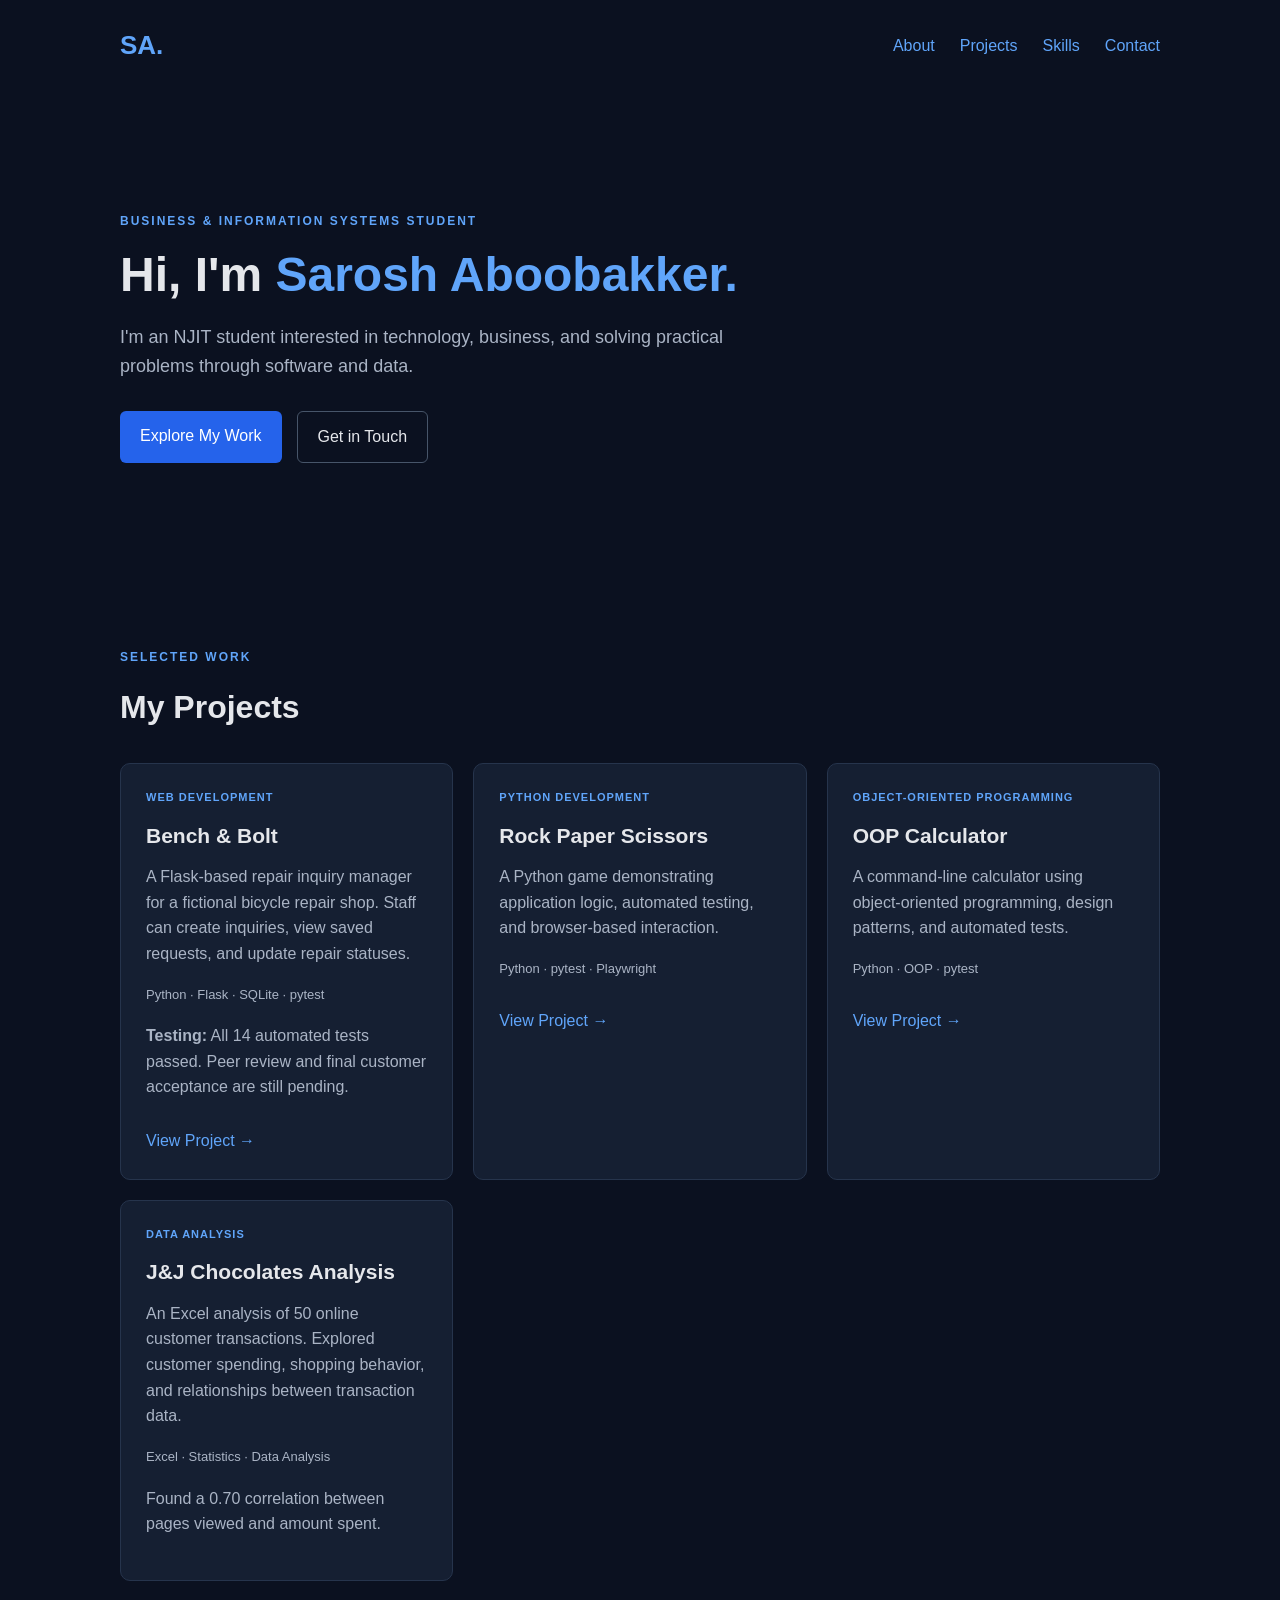
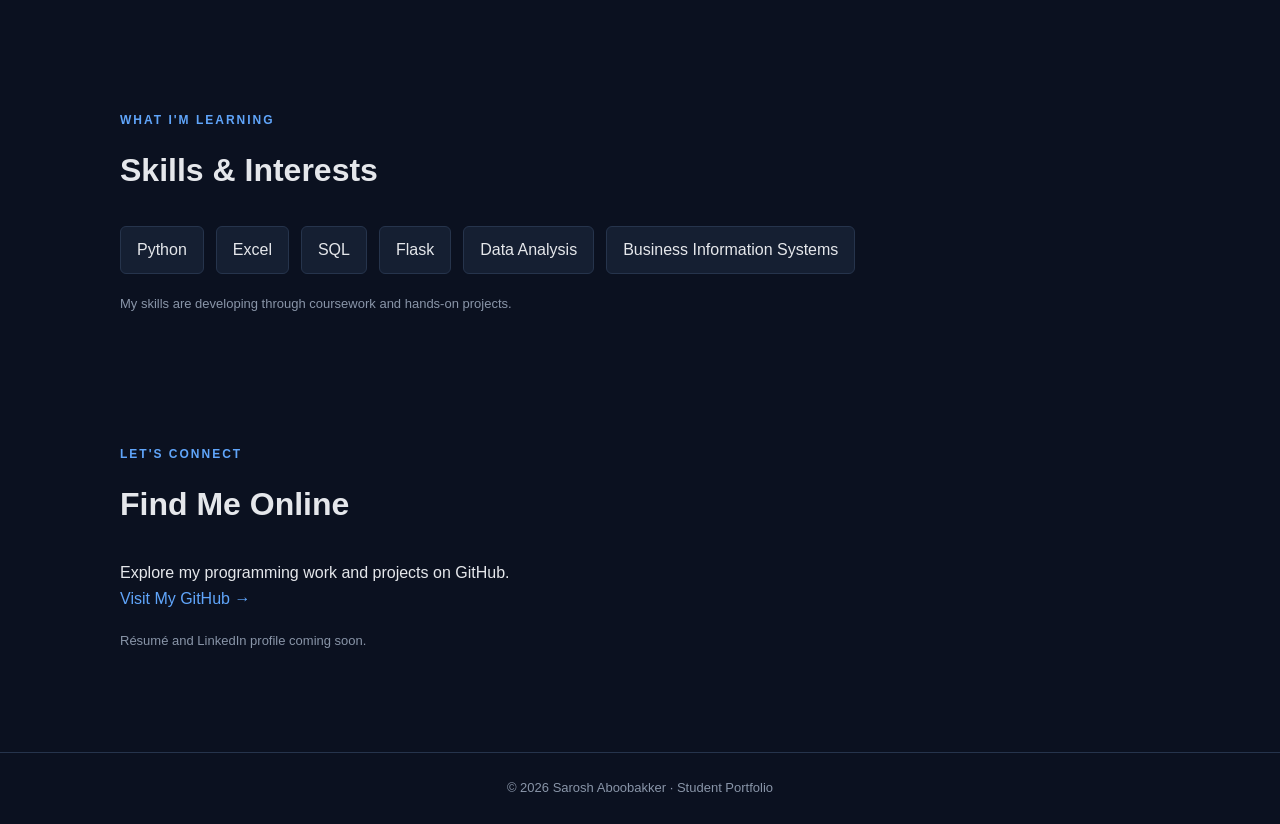
<file: index.html>
<!DOCTYPE html>
<html lang="en">
<head>
    <meta charset="UTF-8">
    <meta name="viewport" content="width=device-width, initial-scale=1.0">
    <title>Sarosh Aboobakker | Portfolio</title>
    <link rel="stylesheet" href="styles.css">
</head>
<body>

    <header>
        <nav class="navbar">
            <a href="#" class="logo">SA.</a>

            <div class="nav-links">
                <a href="#about">About</a>
                <a href="#projects">Projects</a>
                <a href="#skills">Skills</a>
                <a href="#contact">Contact</a>
            </div>
        </nav>
    </header>

    <main>
        <section class="hero" id="about">
            <p class="eyebrow">BUSINESS & INFORMATION SYSTEMS STUDENT</p>

            <h1>Hi, I'm <span>Sarosh Aboobakker.</span></h1>

            <p class="intro">
                I'm an NJIT student interested in technology, business,
                and solving practical problems through software and data.
            </p>

            <div class="hero-buttons">
                <a href="#projects" class="button primary">Explore My Work</a>
                <a href="#contact" class="button secondary">Get in Touch</a>
            </div>
        </section>

        <section class="section" id="projects">
            <p class="eyebrow">SELECTED WORK</p>
            <h2>My Projects</h2>

            <div class="project-grid">
                <article class="project-card">
                    <p class="project-type">WEB DEVELOPMENT</p>
                    <h3>Bench & Bolt</h3>
                    <p>
                        A Flask-based repair inquiry manager for a fictional
                        bicycle repair shop. Staff can create inquiries,
                        view saved requests, and update repair statuses.
                    </p>
                    <p class="technology">Python · Flask · SQLite · pytest</p>
                    <p>
                        <strong>Testing:</strong> All 14 automated tests passed.
                        Peer review and final customer acceptance are still pending.
                    </p>
                    <a href="https://github.com/SaroshAboobakker/repair-shop-studio"
                       target="_blank" rel="noopener noreferrer">
                        View Project →
                    </a>
                </article>

                <article class="project-card">
                    <p class="project-type">PYTHON DEVELOPMENT</p>
                    <h3>Rock Paper Scissors</h3>
                    <p>
                        A Python game demonstrating application logic,
                        automated testing, and browser-based interaction.
                    </p>
                    <p class="technology">Python · pytest · Playwright</p>
                    <a href="https://github.com/SaroshAboobakker/is218-rock-paper-scissors"
                       target="_blank" rel="noopener noreferrer">
                        View Project →
                    </a>
                </article>

                <article class="project-card">
                    <p class="project-type">OBJECT-ORIENTED PROGRAMMING</p>
                    <h3>OOP Calculator</h3>
                    <p>
                        A command-line calculator using object-oriented
                        programming, design patterns, and automated tests.
                    </p>
                    <p class="technology">Python · OOP · pytest</p>
                    <a href="https://github.com/SaroshAboobakker/is218-oop-calculator"
                       target="_blank" rel="noopener noreferrer">
                        View Project →
                    </a>
                </article>
                <article class="project-card">
                    <p class="project-type">DATA ANALYSIS</p>
                    <h3>J&J Chocolates Analysis</h3>
                    <p>
                        An Excel analysis of 50 online customer transactions.
                        Explored customer spending, shopping behavior,
                        and relationships between transaction data.
                    </p>
                    <p class="technology">Excel · Statistics · Data Analysis</p>
                    <p>
                        Found a 0.70 correlation between pages viewed
                        and amount spent.
                    </p>
                </article>
            </div>
        </section>

        <section class="section" id="skills">
            <p class="eyebrow">WHAT I'M LEARNING</p>
            <h2>Skills & Interests</h2>

            <div class="skills-list">
                <span>Python</span>
                <span>Excel</span>
                <span>SQL</span>
                <span>Flask</span>
                <span>Data Analysis</span>
                <span>Business Information Systems</span>
            </div>

            <p class="note">
                My skills are developing through coursework and hands-on projects.
            </p>
        </section>

        <section class="section contact" id="contact">
            <p class="eyebrow">LET'S CONNECT</p>
            <h2>Find Me Online</h2>
            <p>
                Explore my programming work and projects on GitHub.
            </p>
            <a href="https://github.com/SaroshAboobakker"
               target="_blank" rel="noopener noreferrer">
                Visit My GitHub →
            </a>
            <p class="note">Résumé and LinkedIn profile coming soon.</p>
        </section>
    </main>

    <footer>
        <p>© 2026 Sarosh Aboobakker · Student Portfolio</p>
    </footer>

</body>
</html>
</file>
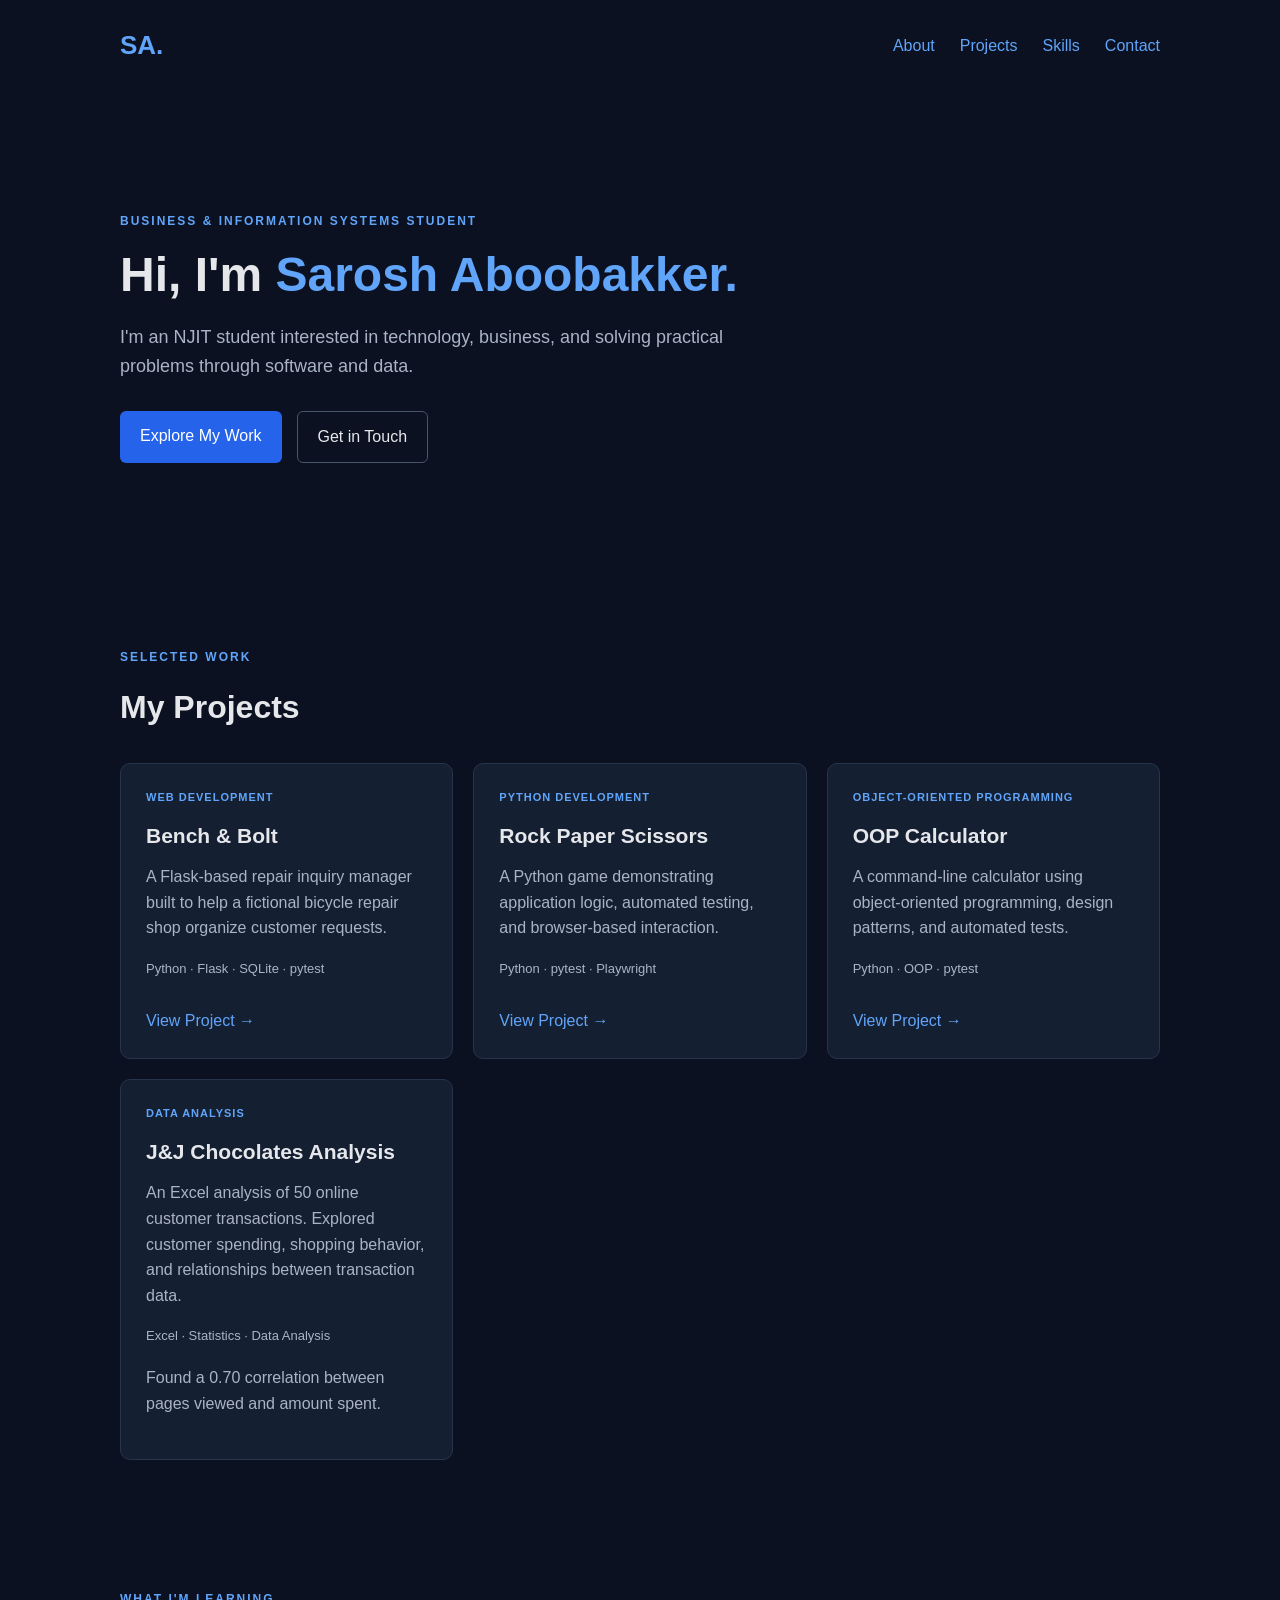
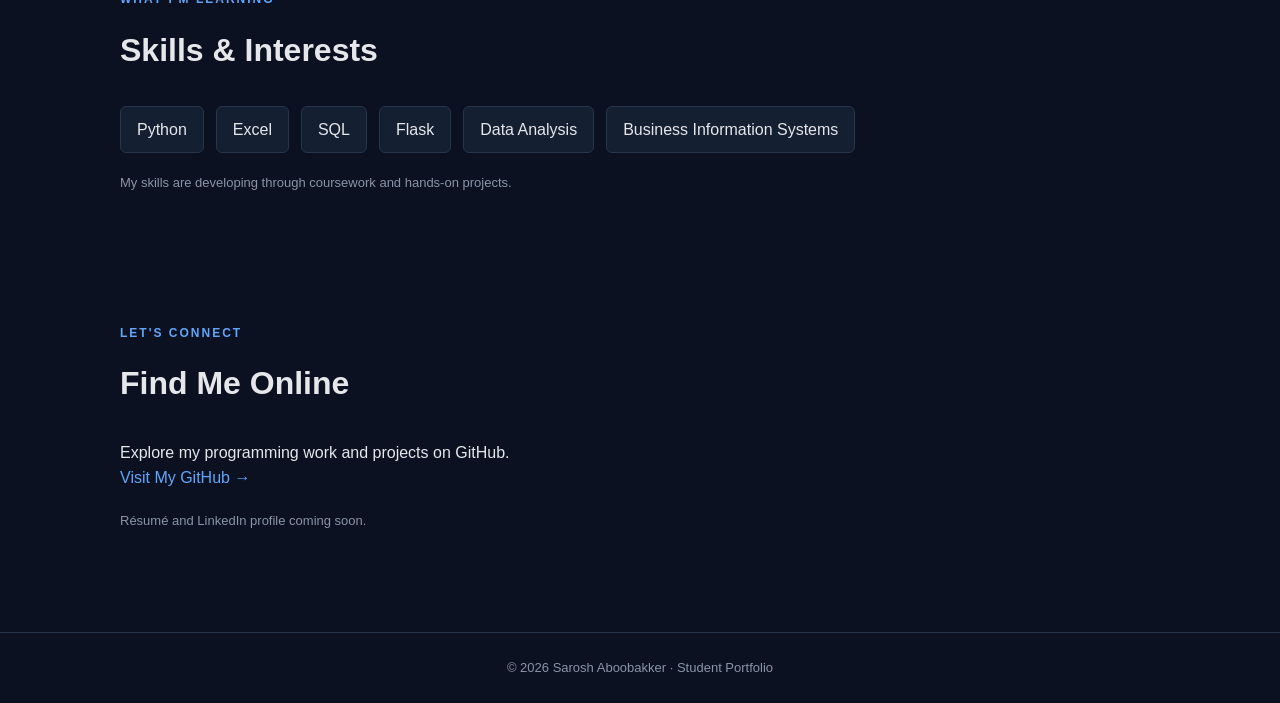
<file: option-a.html>
<!DOCTYPE html>
<html lang="en">
<head>
    <meta charset="UTF-8">
    <meta name="viewport" content="width=device-width, initial-scale=1.0">
    <title>Sarosh Aboobakker | Portfolio</title>
    <link rel="stylesheet" href="styles.css">
</head>
<body>

    <header>
        <nav class="navbar">
            <a href="#" class="logo">SA.</a>

            <div class="nav-links">
                <a href="#about">About</a>
                <a href="#projects">Projects</a>
                <a href="#skills">Skills</a>
                <a href="#contact">Contact</a>
            </div>
        </nav>
    </header>

    <main>
        <section class="hero" id="about">
            <p class="eyebrow">BUSINESS & INFORMATION SYSTEMS STUDENT</p>

            <h1>Hi, I'm <span>Sarosh Aboobakker.</span></h1>

            <p class="intro">
                I'm an NJIT student interested in technology, business,
                and solving practical problems through software and data.
            </p>

            <div class="hero-buttons">
                <a href="#projects" class="button primary">Explore My Work</a>
                <a href="#contact" class="button secondary">Get in Touch</a>
            </div>
        </section>

        <section class="section" id="projects">
            <p class="eyebrow">SELECTED WORK</p>
            <h2>My Projects</h2>

            <div class="project-grid">
                <article class="project-card">
                    <p class="project-type">WEB DEVELOPMENT</p>
                    <h3>Bench & Bolt</h3>
                    <p>
                        A Flask-based repair inquiry manager built to help
                        a fictional bicycle repair shop organize customer requests.
                    </p>
                    <p class="technology">Python · Flask · SQLite · pytest</p>
                    <a href="https://github.com/SaroshAboobakker/repair-shop-studio"
                       target="_blank" rel="noopener noreferrer">
                        View Project →
                    </a>
                </article>

                <article class="project-card">
                    <p class="project-type">PYTHON DEVELOPMENT</p>
                    <h3>Rock Paper Scissors</h3>
                    <p>
                        A Python game demonstrating application logic,
                        automated testing, and browser-based interaction.
                    </p>
                    <p class="technology">Python · pytest · Playwright</p>
                    <a href="https://github.com/SaroshAboobakker/is218-rock-paper-scissors"
                       target="_blank" rel="noopener noreferrer">
                        View Project →
                    </a>
                </article>

                <article class="project-card">
                    <p class="project-type">OBJECT-ORIENTED PROGRAMMING</p>
                    <h3>OOP Calculator</h3>
                    <p>
                        A command-line calculator using object-oriented
                        programming, design patterns, and automated tests.
                    </p>
                    <p class="technology">Python · OOP · pytest</p>
                    <a href="https://github.com/SaroshAboobakker/is218-oop-calculator"
                       target="_blank" rel="noopener noreferrer">
                        View Project →
                    </a>
                </article>
                <article class="project-card">
                    <p class="project-type">DATA ANALYSIS</p>
                    <h3>J&J Chocolates Analysis</h3>
                    <p>
                        An Excel analysis of 50 online customer transactions.
                        Explored customer spending, shopping behavior,
                        and relationships between transaction data.
                    </p>
                    <p class="technology">Excel · Statistics · Data Analysis</p>
                    <p>
                        Found a 0.70 correlation between pages viewed
                        and amount spent.
                    </p>
                </article>
            </div>
        </section>

        <section class="section" id="skills">
            <p class="eyebrow">WHAT I'M LEARNING</p>
            <h2>Skills & Interests</h2>

            <div class="skills-list">
                <span>Python</span>
                <span>Excel</span>
                <span>SQL</span>
                <span>Flask</span>
                <span>Data Analysis</span>
                <span>Business Information Systems</span>
            </div>

            <p class="note">
                My skills are developing through coursework and hands-on projects.
            </p>
        </section>

        <section class="section contact" id="contact">
            <p class="eyebrow">LET'S CONNECT</p>
            <h2>Find Me Online</h2>
            <p>
                Explore my programming work and projects on GitHub.
            </p>
            <a href="https://github.com/SaroshAboobakker"
               target="_blank" rel="noopener noreferrer">
                Visit My GitHub →
            </a>
            <p class="note">Résumé and LinkedIn profile coming soon.</p>
        </section>
    </main>

    <footer>
        <p>© 2026 Sarosh Aboobakker · Student Portfolio</p>
    </footer>

</body>
</html>
</file>
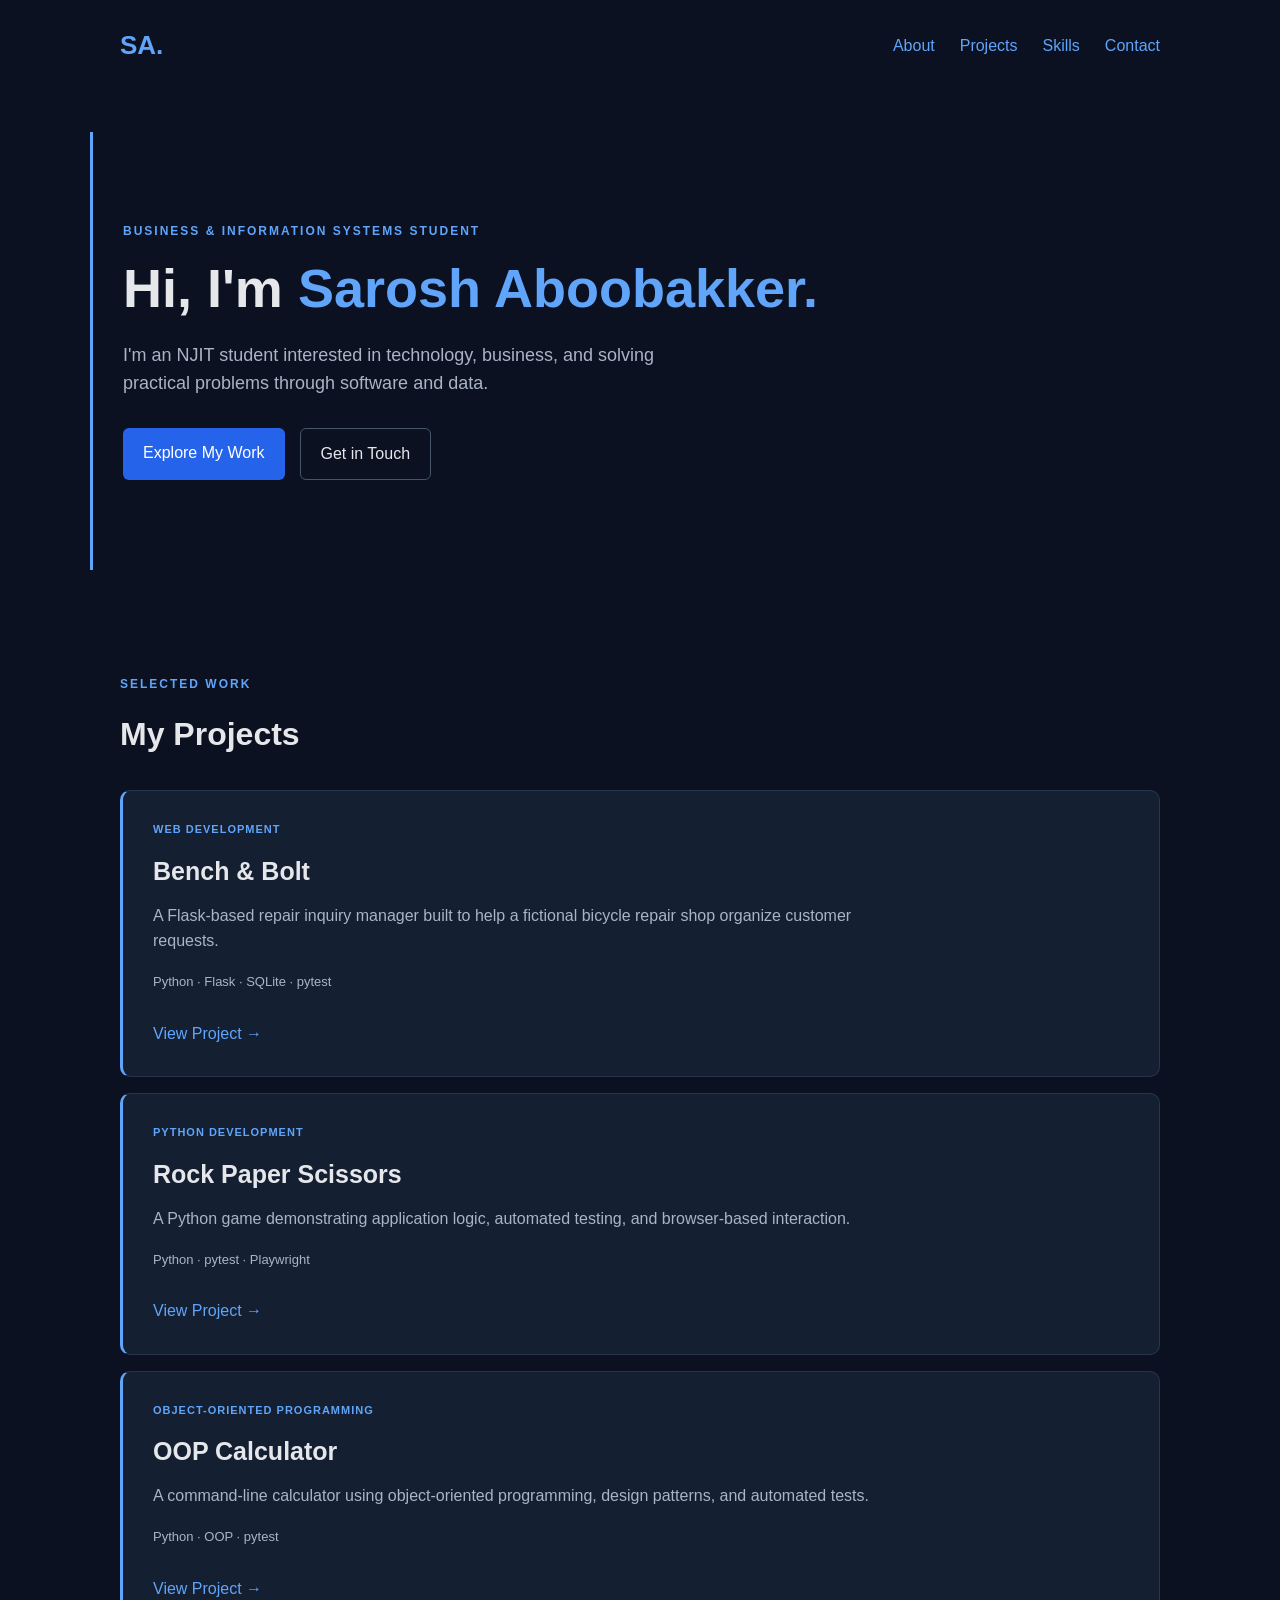
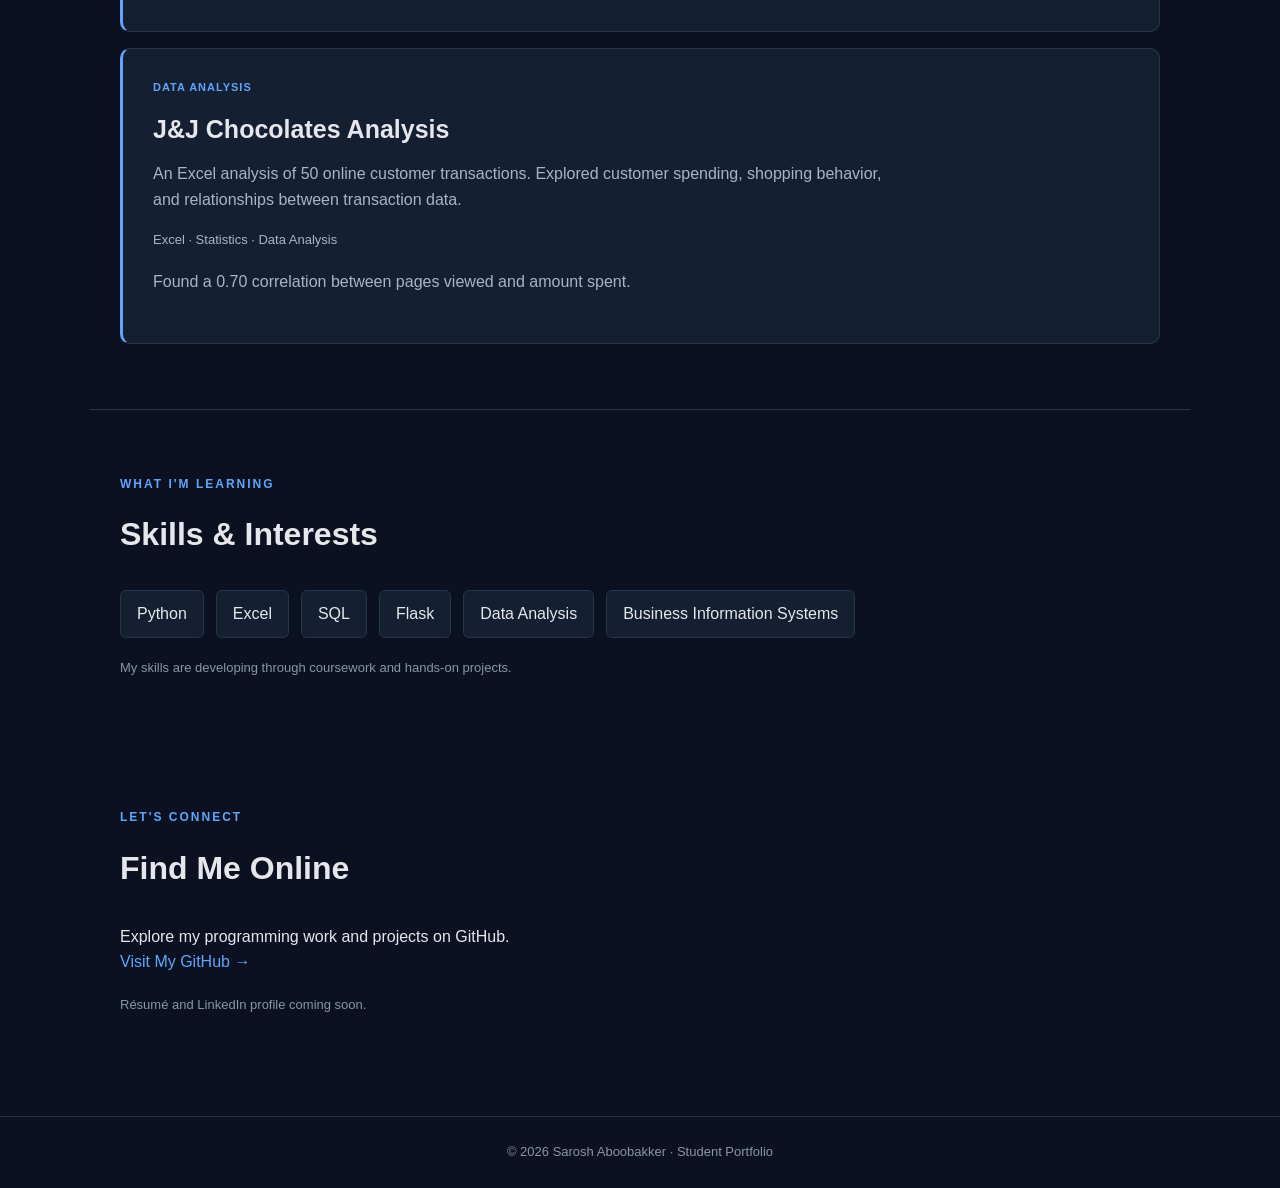
<file: option-b.html>
<!DOCTYPE html>
<html lang="en">
<head>
    <meta charset="UTF-8">
    <meta name="viewport" content="width=device-width, initial-scale=1.0">
    <title>Sarosh Aboobakker | Portfolio</title>
    <link rel="stylesheet" href="styles-b.css">
</head>
<body>

    <header>
        <nav class="navbar">
            <a href="#" class="logo">SA.</a>

            <div class="nav-links">
                <a href="#about">About</a>
                <a href="#projects">Projects</a>
                <a href="#skills">Skills</a>
                <a href="#contact">Contact</a>
            </div>
        </nav>
    </header>

    <main>
        <section class="hero" id="about">
            <p class="eyebrow">BUSINESS & INFORMATION SYSTEMS STUDENT</p>

            <h1>Hi, I'm <span>Sarosh Aboobakker.</span></h1>

            <p class="intro">
                I'm an NJIT student interested in technology, business,
                and solving practical problems through software and data.
            </p>

            <div class="hero-buttons">
                <a href="#projects" class="button primary">Explore My Work</a>
                <a href="#contact" class="button secondary">Get in Touch</a>
            </div>
        </section>

        <section class="section" id="projects">
            <p class="eyebrow">SELECTED WORK</p>
            <h2>My Projects</h2>

            <div class="project-grid project-list">
                <article class="project-card">
                    <p class="project-type">WEB DEVELOPMENT</p>
                    <h3>Bench & Bolt</h3>
                    <p>
                        A Flask-based repair inquiry manager built to help
                        a fictional bicycle repair shop organize customer requests.
                    </p>
                    <p class="technology">Python · Flask · SQLite · pytest</p>
                    <a href="https://github.com/SaroshAboobakker/repair-shop-studio"
                       target="_blank" rel="noopener noreferrer">
                        View Project →
                    </a>
                </article>

                <article class="project-card">
                    <p class="project-type">PYTHON DEVELOPMENT</p>
                    <h3>Rock Paper Scissors</h3>
                    <p>
                        A Python game demonstrating application logic,
                        automated testing, and browser-based interaction.
                    </p>
                    <p class="technology">Python · pytest · Playwright</p>
                    <a href="https://github.com/SaroshAboobakker/is218-rock-paper-scissors"
                       target="_blank" rel="noopener noreferrer">
                        View Project →
                    </a>
                </article>

                <article class="project-card">
                    <p class="project-type">OBJECT-ORIENTED PROGRAMMING</p>
                    <h3>OOP Calculator</h3>
                    <p>
                        A command-line calculator using object-oriented
                        programming, design patterns, and automated tests.
                    </p>
                    <p class="technology">Python · OOP · pytest</p>
                    <a href="https://github.com/SaroshAboobakker/is218-oop-calculator"
                       target="_blank" rel="noopener noreferrer">
                        View Project →
                    </a>
                </article>
                <article class="project-card">
                    <p class="project-type">DATA ANALYSIS</p>
                    <h3>J&J Chocolates Analysis</h3>
                    <p>
                        An Excel analysis of 50 online customer transactions.
                        Explored customer spending, shopping behavior,
                        and relationships between transaction data.
                    </p>
                    <p class="technology">Excel · Statistics · Data Analysis</p>
                    <p>
                        Found a 0.70 correlation between pages viewed
                        and amount spent.
                    </p>
                </article>
            </div>
        </section>

        <section class="section skills-section" id="skills">
            <p class="eyebrow">WHAT I'M LEARNING</p>
            <h2>Skills & Interests</h2>

            <div class="skills-list">
                <span>Python</span>
                <span>Excel</span>
                <span>SQL</span>
                <span>Flask</span>
                <span>Data Analysis</span>
                <span>Business Information Systems</span>
            </div>

            <p class="note">
                My skills are developing through coursework and hands-on projects.
            </p>
        </section>

        <section class="section contact" id="contact">
            <p class="eyebrow">LET'S CONNECT</p>
            <h2>Find Me Online</h2>
            <p>
                Explore my programming work and projects on GitHub.
            </p>
            <a href="https://github.com/SaroshAboobakker"
               target="_blank" rel="noopener noreferrer">
                Visit My GitHub →
            </a>
            <p class="note">Résumé and LinkedIn profile coming soon.</p>
        </section>
    </main>

    <footer>
        <p>© 2026 Sarosh Aboobakker · Student Portfolio</p>
    </footer>

</body>
</html>
</file>
<file: styles.css>
* {
    margin: 0;
    padding: 0;
    box-sizing: border-box;
}

html {
    scroll-behavior: smooth;
}

body {
    font-family: Arial, sans-serif;
    background: #0b1120;
    color: #e5e7eb;
    line-height: 1.6;
}

.navbar {
    max-width: 1100px;
    margin: auto;
    padding: 25px 30px;
    display: flex;
    justify-content: space-between;
    align-items: center;
}

.logo {
    color: #60a5fa;
    font-size: 26px;
    font-weight: bold;
    text-decoration: none;
}

.nav-links {
    display: flex;
    gap: 25px;
}

.nav-links a,
.project-card a,
.contact a {
    color: #60a5fa;
    text-decoration: none;
}

.nav-links a:hover,
.project-card a:hover,
.contact a:hover {
    color: #bfdbfe;
}

.hero {
    max-width: 1100px;
    margin: auto;
    padding: 120px 30px;
}

.eyebrow {
    color: #60a5fa;
    font-size: 12px;
    font-weight: bold;
    letter-spacing: 2px;
    margin-bottom: 15px;
}

h1 {
    font-size: 48px;
    line-height: 1.2;
    margin-bottom: 20px;
}

h1 span {
    color: #60a5fa;
}

.intro {
    max-width: 650px;
    color: #aab4c5;
    font-size: 18px;
}

.hero-buttons {
    display: flex;
    gap: 15px;
    margin-top: 30px;
    flex-wrap: wrap;
}

.button {
    padding: 12px 20px;
    border-radius: 6px;
    text-decoration: none;
}

.primary {
    background: #2563eb;
    color: white;
}

.secondary {
    border: 1px solid #475569;
    color: #e5e7eb;
}

.section {
    max-width: 1100px;
    margin: auto;
    padding: 65px 30px;
}

h2 {
    font-size: 32px;
    margin-bottom: 30px;
}

.project-grid {
    display: grid;
    grid-template-columns: repeat(3, 1fr);
    gap: 20px;
}

.project-card {
    background: #151f32;
    border: 1px solid #26344c;
    border-radius: 10px;
    padding: 25px;
}

.project-type {
    color: #60a5fa;
    font-size: 11px;
    font-weight: bold;
    letter-spacing: 1px;
}

.project-card h3 {
    font-size: 21px;
    margin: 12px 0;
}

.project-card p:not(.project-type) {
    color: #aab4c5;
    margin-bottom: 18px;
}

.project-card .technology {
    font-size: 13px;
}

.project-card a {
    display: inline-block;
    margin-top: 10px;
}

.skills-list {
    display: flex;
    flex-wrap: wrap;
    gap: 12px;
}

.skills-list span {
    background: #151f32;
    border: 1px solid #26344c;
    padding: 10px 16px;
    border-radius: 6px;
}

.note {
    color: #8995a8;
    font-size: 13px;
    margin-top: 20px;
}

.contact {
    padding-bottom: 100px;
}

footer {
    text-align: center;
    padding: 25px;
    border-top: 1px solid #26344c;
    color: #8995a8;
    font-size: 13px;
}

@media (max-width: 750px) {
    .navbar {
        flex-direction: column;
        gap: 15px;
    }

    .nav-links {
        flex-wrap: wrap;
        justify-content: center;
        gap: 15px;
    }

    .hero {
        padding: 80px 25px;
    }

    h1 {
        font-size: 36px;
    }

    .project-grid {
        grid-template-columns: 1fr;
    }
}
</file>
<file: styles-b.css>
* {
    margin: 0;
    padding: 0;
    box-sizing: border-box;
}

html {
    scroll-behavior: smooth;
}

body {
    font-family: Arial, sans-serif;
    background: #0b1120;
    color: #e5e7eb;
    line-height: 1.6;
}

.navbar {
    max-width: 1100px;
    margin: auto;
    padding: 25px 30px;
    display: flex;
    justify-content: space-between;
    align-items: center;
}

.logo {
    color: #60a5fa;
    font-size: 26px;
    font-weight: bold;
    text-decoration: none;
}

.nav-links {
    display: flex;
    gap: 25px;
}

.nav-links a,
.project-card a,
.contact a {
    color: #60a5fa;
    text-decoration: none;
}

.nav-links a:hover,
.project-card a:hover,
.contact a:hover {
    color: #bfdbfe;
}

.hero {
    max-width: 1100px;
    margin: auto;
    padding: 120px 30px;
}

.eyebrow {
    color: #60a5fa;
    font-size: 12px;
    font-weight: bold;
    letter-spacing: 2px;
    margin-bottom: 15px;
}

h1 {
    font-size: 48px;
    line-height: 1.2;
    margin-bottom: 20px;
}

h1 span {
    color: #60a5fa;
}

.intro {
    max-width: 650px;
    color: #aab4c5;
    font-size: 18px;
}

.hero-buttons {
    display: flex;
    gap: 15px;
    margin-top: 30px;
    flex-wrap: wrap;
}

.button {
    padding: 12px 20px;
    border-radius: 6px;
    text-decoration: none;
}

.primary {
    background: #2563eb;
    color: white;
}

.secondary {
    border: 1px solid #475569;
    color: #e5e7eb;
}

.section {
    max-width: 1100px;
    margin: auto;
    padding: 65px 30px;
}

h2 {
    font-size: 32px;
    margin-bottom: 30px;
}

.project-grid {
    display: grid;
    grid-template-columns: repeat(3, 1fr);
    gap: 20px;
}

.project-card {
    background: #151f32;
    border: 1px solid #26344c;
    border-radius: 10px;
    padding: 25px;
}

.project-type {
    color: #60a5fa;
    font-size: 11px;
    font-weight: bold;
    letter-spacing: 1px;
}

.project-card h3 {
    font-size: 21px;
    margin: 12px 0;
}

.project-card p:not(.project-type) {
    color: #aab4c5;
    margin-bottom: 18px;
}

.project-card .technology {
    font-size: 13px;
}

.project-card a {
    display: inline-block;
    margin-top: 10px;
}

.skills-list {
    display: flex;
    flex-wrap: wrap;
    gap: 12px;
}

.skills-list span {
    background: #151f32;
    border: 1px solid #26344c;
    padding: 10px 16px;
    border-radius: 6px;
}

.note {
    color: #8995a8;
    font-size: 13px;
    margin-top: 20px;
}

.contact {
    padding-bottom: 100px;
}

footer {
    text-align: center;
    padding: 25px;
    border-top: 1px solid #26344c;
    color: #8995a8;
    font-size: 13px;
}

@media (max-width: 750px) {
    .navbar {
        flex-direction: column;
        gap: 15px;
    }

    .nav-links {
        flex-wrap: wrap;
        justify-content: center;
        gap: 15px;
    }

    .hero {
        padding: 80px 25px;
    }

    h1 {
        font-size: 36px;
    }

    .project-grid {
        grid-template-columns: 1fr;
    }
}


/* OPTION B: Vertical case-study layout */

.hero {
    max-width: 1100px;
    padding: 90px 30px;
    border-left: 3px solid #60a5fa;
    margin-top: 40px;
    margin-bottom: 40px;
}

.hero h1 {
    max-width: 700px;
    font-size: 54px;
}

.intro {
    max-width: 580px;
}

.projects-section {
    border-top: 1px solid #26344c;
}

.section-intro {
    color: #aab4c5;
    max-width: 650px;
    margin-top: -15px;
    margin-bottom: 30px;
}

.project-list {
    display: flex;
    flex-direction: column;
    gap: 16px;
}

.project-list .project-card {
    padding: 30px;
    border-left: 3px solid #60a5fa;
}

.project-list .project-card h3 {
    font-size: 25px;
}

.project-list .project-card p:not(.project-type) {
    max-width: 750px;
}

.skills-section {
    border-top: 1px solid #26344c;
}
</file>
